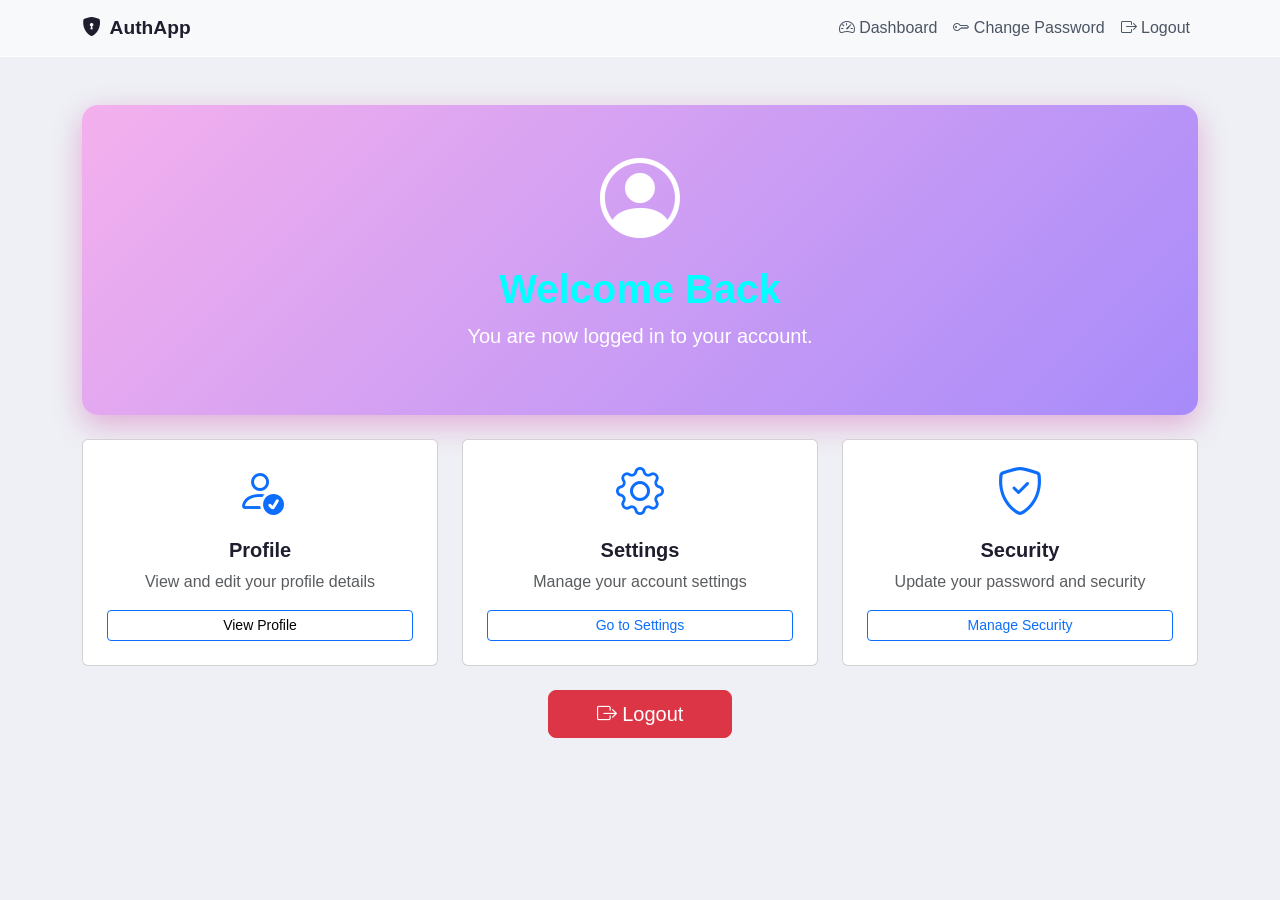
<file: dashboard.html>
<!DOCTYPE html>
<html lang="en">
<head>
    <meta charset="UTF-8">
    <meta name="viewport" content="width=device-width, initial-scale=1.0">
    <title>Dashboard</title>


    <link href="https://cdn.jsdelivr.net/npm/bootstrap@5.3.3/dist/css/bootstrap.min.css" rel="stylesheet">


    <link href="https://cdn.jsdelivr.net/npm/bootstrap-icons@1.11.3/font/bootstrap-icons.css" rel="stylesheet">


    <link href="https://fonts.googleapis.com/css2?family=Poppins:wght@400;500;600;700&display=swap" rel="stylesheet">


    <link rel="stylesheet" href="styles.css">
</head>
<body class="dashboard-body">

  <!-- NAVBAR -->
  <nav class="navbar navbar-expand-lg navbar-dark">
    <div class="container">
      <a class="navbar-brand fw-bold" href="dashboard.html">
      <i class="bi bi-shield-lock-fill me-1"></i> AuthApp
      </a>
      <button class="navbar-toggler" type="button" data-bs-toggle="collapse" data-bs-target="#navbarNav">
        <span class="navbar-toggler-icon"></span>
      </button>
      <div class="collapse navbar-collapse" id="navbarNav">
        <div class="navbar-nav ms-auto">
          <a class="nav-link text-white" href="dashboard.html">
            <i class="bi bi-speedometer2"></i> Dashboard
          </a>
          <a class="nav-link text-white" href="forgot-password.html">
            <i class="bi bi-key"></i> Change Password
          </a>
          <a class="nav-link text-white" href="login.html">
            <i class="bi bi-box-arrow-right"></i> Logout
          </a>
        </div>
      </div>
    </div>
  </nav>

<!-- using container to create box  -->
  <div class="container py-5">

    <!-- Welcome Banner -->
    <div class="welcome-banner rounded-4 p-5 mb-4 text-white text-center">
      <i class="bi bi-person-circle display-1"></i>
      <h1 class="fw-bold mt-3" style="color: aqua;">Welcome Back</h1>
      <p class="lead">You are now logged in to your account.</p>
    </div>
  <!--  DASHBOARD CARDS ROW  -->
    <div class="row g-4 mb-4">
      <div class="col-md-4">
        <div class="card dashboard-card text-center p-4 h-100">
          <i class="bi bi-person-check display-5 text-primary mb-3"></i>
          <h5 class="fw-bold">Profile</h5>
             <!-- Card Description -->
          <p class="text-muted">View and edit your profile details</p>
          <a href="" class="btn btn-outline-primary btn-sm mt-auto" style="color: black;">View Profile</a>
        </div>
      </div>
            <!-- Card 2: Settings -->
      <div class="col-md-4">
        <div class="card dashboard-card text-center p-4 h-100">
          <i class="bi bi-gear display-5 text-primary mb-3"></i>
          <h5 class="fw-bold">Settings</h5>
          <p class="text-muted">Manage your account settings</p>
          <a href="" class="btn btn-outline-primary btn-sm mt-auto">Go to Settings</a>
        </div>
      </div>
        <!-- Card 3: Security -->
      <div class="col-md-4">
        <div class="card dashboard-card text-center p-4 h-100">
          <i class="bi bi-shield-check display-5 text-primary mb-3" ></i>
          <h5 class="fw-bold">Security </h5>
          <p class="text-muted">Update your password and security</p>
          <a href="forgot-password.html" class="btn btn-outline-primary btn-sm mt-auto">Manage Security</a>
        </div>
      </div>
    </div>

   <!-- ===== END CONTAINER ===== -->
    <div class="text-center mt-4">
      <a href="login.html" class="btn btn-danger btn-lg px-5">
          <!-- importing icon  -->
        <i class="bi bi-box-arrow-right"></i> Logout
      </a>
    </div>

  </div>

  <!-- FOOTER -->
  <footer class="text-center py-3 text-muted small">
  </footer>

  <!-- Bootstrap JS -->
  <script src="https://cdn.jsdelivr.net/npm/bootstrap@5.3.3/dist/js/bootstrap.bundle.min.js"></script>

</body>
</html>
</file>
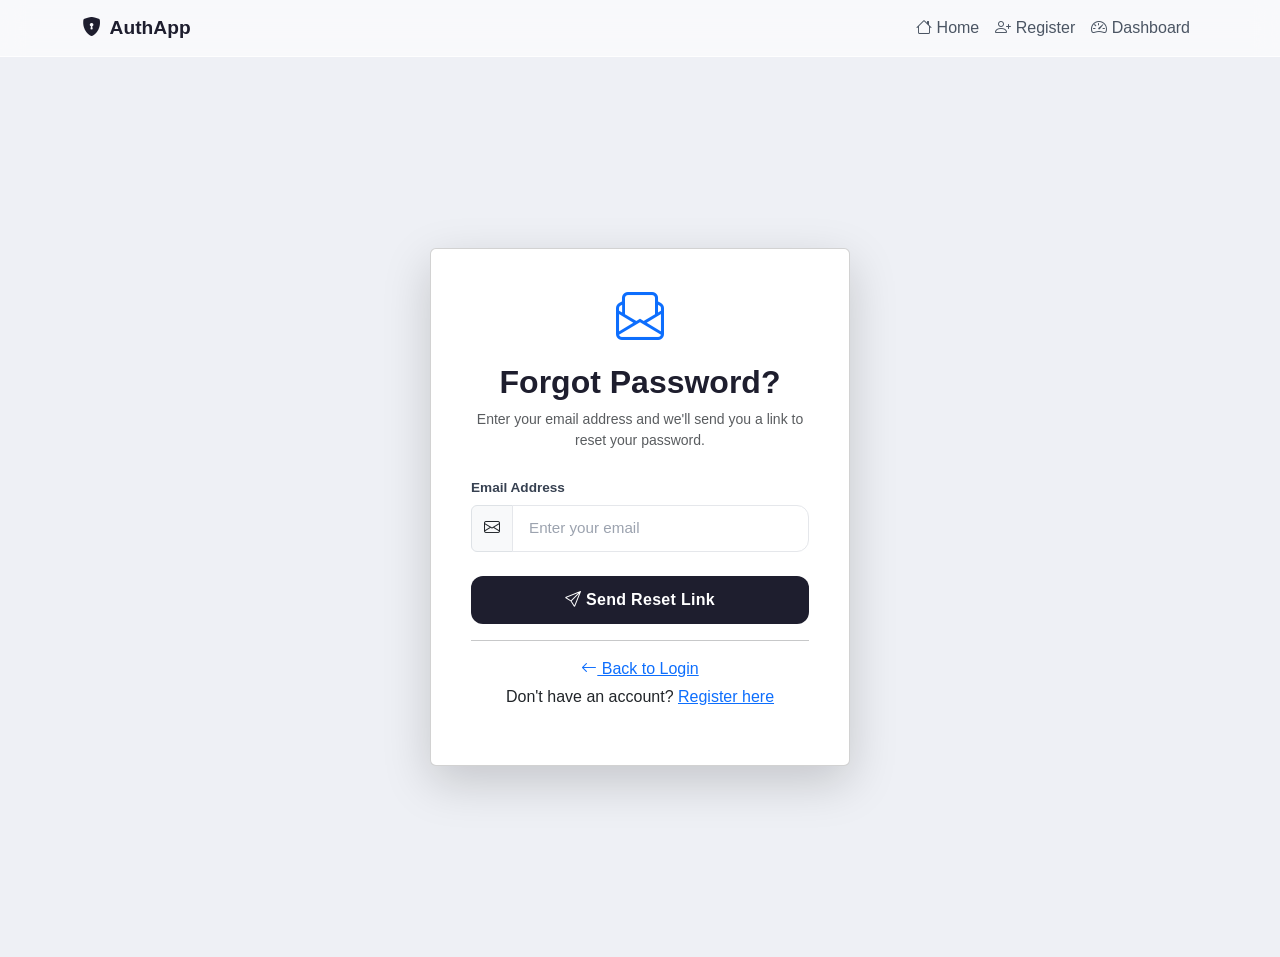
<file: forgot-password.html>
<!DOCTYPE html>
<html lang="en">
<head>
    <meta charset="UTF-8">
    <meta name="viewport" content="width=device-width, initial-scale=1.0">
    <title>Forgot Password</title>

    <!-- Bootstrap 5 CSS -->
    <link href="https://cdn.jsdelivr.net/npm/bootstrap@5.3.3/dist/css/bootstrap.min.css" rel="stylesheet">

    <!-- Bootstrap Icons -->
    <link href="https://cdn.jsdelivr.net/npm/bootstrap-icons@1.11.3/font/bootstrap-icons.css" rel="stylesheet">

    <!-- Google Fonts -->
    <link href="https://fonts.googleapis.com/css2?family=Poppins:wght@400;500;600;700&display=swap" rel="stylesheet">

    <!-- Custom CSS -->
    <link rel="stylesheet" href="styles.css">
</head>
<body>

  <!-- NAVBAR -->
  <nav class="navbar navbar-expand-lg navbar-dark">
    <div class="container">
      <a class="navbar-brand fw-bold" href="login.html">
          <i class="bi bi-shield-lock-fill me-1"></i> AuthApp
      </a>
      <button class="navbar-toggler" type="button" data-bs-toggle="collapse" data-bs-target="#navbarNav">
        <span class="navbar-toggler-icon"></span>
      </button>
      <div class="collapse navbar-collapse" id="navbarNav">
        <div class="navbar-nav ms-auto">
          <a class="nav-link text-white" href="login.html">
            <i class="bi bi-house"></i> Home
          </a>
          <a class="nav-link text-white" href="register.html">
            <i class="bi bi-person-plus"></i> Register
          </a>
          <a class="nav-link text-white" href="dashboard.html">
            <i class="bi bi-speedometer2"></i> Dashboard
          </a>
        </div>
      </div>
    </div>
  </nav>

  <!-- FORGOT PASSWORD CARD -->
  <div class="container d-flex justify-content-center align-items-center min-vh-100">
    <div class="card shadow-lg p-4" style="width: 100%; max-width: 420px;">
      <div class="card-body">

        <!-- Icon at top -->
        <div class="text-center mb-4">
          <div class="icon-circle mx-auto mb-3">
            <i class="bi bi-envelope-paper display-5 text-primary"></i>
          </div>
          <h2 class="fw-bold">Forgot Password?</h2>
          <p class="text-muted small">
            Enter your email address and we'll send you a link to reset your password.
          </p>
        </div>

        <!-- Form -->
        <form method="GET" action="reset-password.html">

          <div class="mb-3">
            <label for="email" class="form-label">Email Address</label>
            <div class="input-group">
              <span class="input-group-text"><i class="bi bi-envelope"></i></span>
              <input type="email" id="email" name="email"
                     class="form-control" placeholder="Enter your email" required>
            </div>
          </div>

          <div class="d-grid mt-4">
            <button type="submit" class="btn btn-primary btn-lg">
              <i class="bi bi-send"></i> Send Reset Link
            </button>
          </div>

        </form>

        <hr>

        <p class="text-center mb-1">
          <a href="login.html">
            <i class="bi bi-arrow-left"></i> Back to Login
          </a>
        </p>
        <p class="text-center">
          Don't have an account? <a href="register.html">Register here</a>
        </p>

      </div>
    </div>
  </div>

  <!-- Bootstrap JS -->
  <script src="https://cdn.jsdelivr.net/npm/bootstrap@5.3.3/dist/js/bootstrap.bundle.min.js"></script>

</body>
</html>
</file>
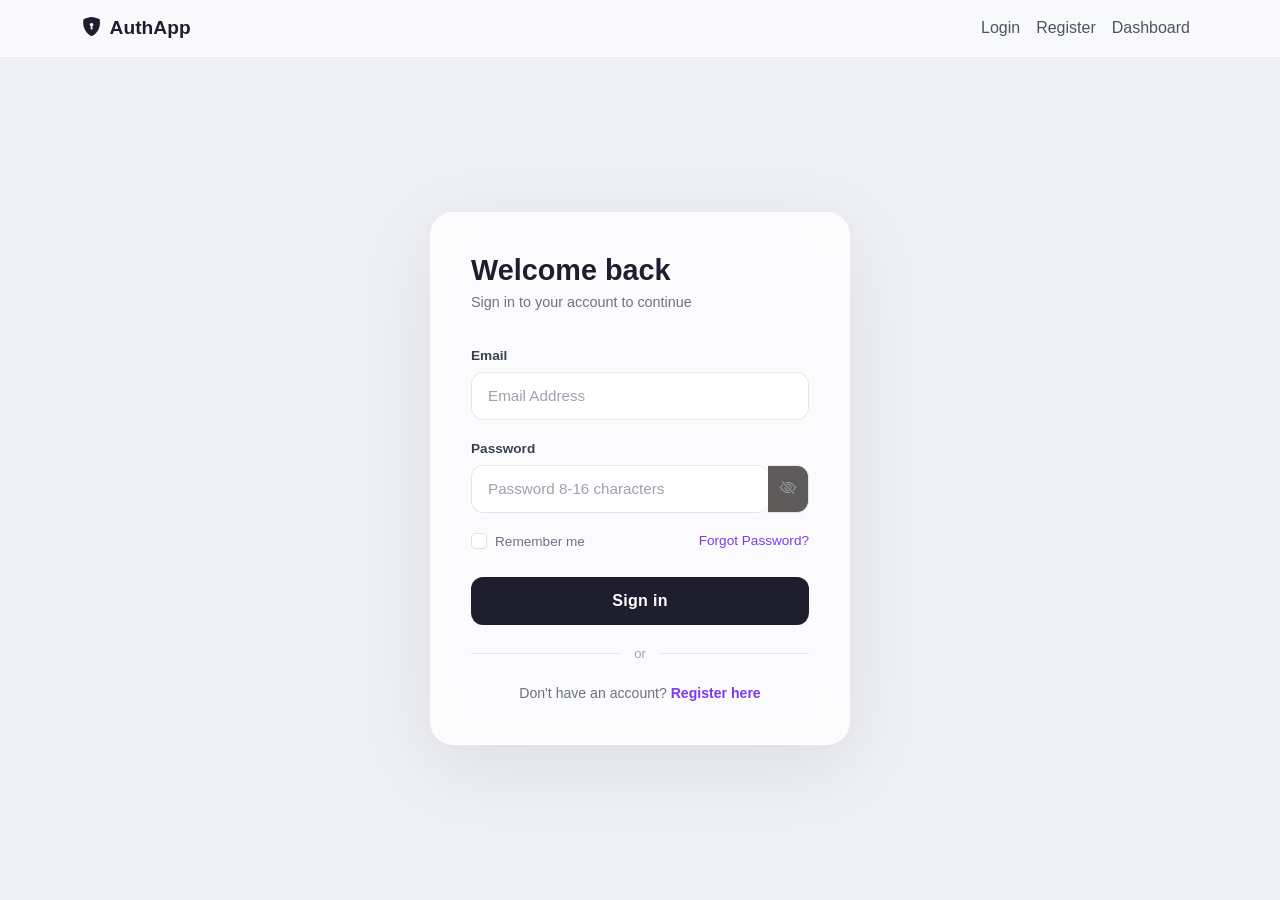
<file: login.html>
<!DOCTYPE html>
<html lang="en">
<head>
    <meta charset="UTF-8">
    <meta name="viewport" content="width=device-width, initial-scale=1.0">
    <title>Login</title>
    <!-- Bootstrap 5 CSS -->
    <link href="https://cdn.jsdelivr.net/npm/bootstrap@5.3.3/dist/css/bootstrap.min.css" rel="stylesheet">

    <!-- Bootstrap Icons -->
    <link href="https://cdn.jsdelivr.net/npm/bootstrap-icons@1.11.3/font/bootstrap-icons.css" rel="stylesheet">

    <!-- Google Fonts -->
    <link href="https://fonts.googleapis.com/css2?family=Poppins:wght@400;500;600;700&display=swap" rel="stylesheet">

    <!-- Custom CSS -->
    <link rel="stylesheet" href="styles.css">
</head>
<body>
 <script src="https://cdn.jsdelivr.net/npm/bootstrap@5.3.8/dist/js/bootstrap.bundle.min.js" integrity="sha384-FKyoEForCGlyvwx9Hj09JcYn3nv7wiPVlz7YYwJrWVcXK/BmnVDxM+D2scQbITxI" crossorigin="anonymous"></script>
   <!-- NAVBAR -->
  <nav class="navbar navbar-expand-lg">
    <div class="container">
      <a class="navbar-brand fw-bold" href="login.html">
        <i class="bi bi-shield-lock-fill me-1"></i> AuthApp
      </a>
      <button class="navbar-toggler" type="button" data-bs-toggle="collapse" data-bs-target="#navbarNav">
        <span class="navbar-toggler-icon"></span>
      </button>
      <div class="collapse navbar-collapse" id="navbarNav">
        <div class="navbar-nav ms-auto">
          <a class="nav-link" href="login.html">Login</a>
          <a class="nav-link" href="register.html">Register</a>
          <a class="nav-link" href="dashboard.html">Dashboard</a>
        </div>
      </div>
    </div>
  </nav>

  <!-- LOGIN CARD -->
  <div class="login-wrapper">
    <div class="login-card">

      <h2>Welcome back</h2>
      <p class="subtitle">Sign in to your account to continue</p>

      <form method="POST" action="#">

        <div class="mb-3">
          <label for="email" class="form-label">Email</label>
          <input type="email" id="email" name="email"
                 class="form-control" placeholder="Email Address" required>
        </div>

        <div class="mb-3">
          <label for="password" class="form-label">Password</label>
          <div class="input-group">
            <input type="password" id="password" name="password"
                   class="form-control" placeholder="Password 8-16 characters"
                   style="border-radius:12px; border-right: none;" required>
            <button class="btn" type="button" id="togglePwd"
                    style="border: 1.5px solid #e5e7eb; border-left:none; border-radius:0 12px 12px 0; background:rgba(56, 51, 51, 0.8);">
              <i class="bi bi-eye-slash" id="eyeIcon" style="color:#9ca3af"></i>
            </button>
          </div>
        </div>

        <div class="remember-row">
          <div class="form-check">
            <input class="form-check-input" type="checkbox" id="remember">
            <label class="form-check-label" for="remember">Remember me</label>
          </div>
          <a href="forgot-password.html" class="forgot-link">Forgot Password?</a>
        </div>

        <button type="submit" class="btn-signin">Sign in</button>

      </form>

      <div class="divider">or</div>

      <div class="bottom-text">
        Don't have an account? <a href="register.html">Register here</a>
      </div>

    </div>
  </div>
   <!-- Bootstrap JS -->
  <script src="https://cdn.jsdelivr.net/npm/bootstrap@5.3.3/dist/js/bootstrap.bundle.min.js"></script>

<!-- toggle password -->
  <script>
    document.getElementById('togglePwd').addEventListener('click', function () {
      const pwd = document.getElementById('password');
      const icon = document.getElementById('eyeIcon');
      if (pwd.type === 'password') {
        pwd.type = 'text';
        icon.classList.replace('bi-eye-slash', 'bi-eye');
      } else {
        pwd.type = 'password';
        icon.classList.replace('bi-eye', 'bi-eye-slash');
      }
    });
  </script>

</body>
</html>
</file>
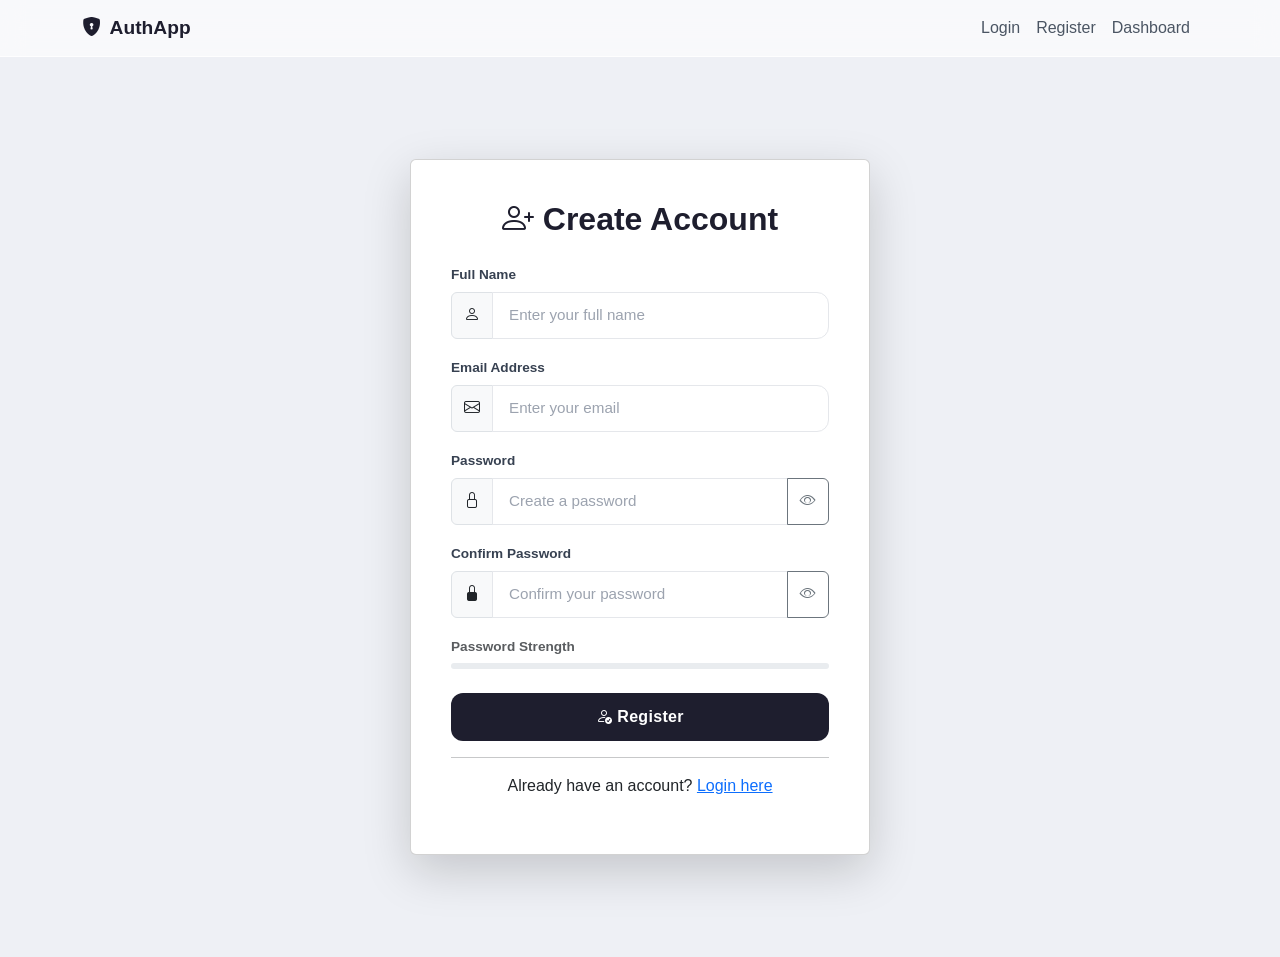
<file: register.html>
<!DOCTYPE html>
<html lang="en">
<head>
    <meta charset="UTF-8">
    <meta name="viewport" content="width=device-width, initial-scale=1.0">
    <title>Create Account</title>


    <link href="https://cdn.jsdelivr.net/npm/bootstrap@5.3.3/dist/css/bootstrap.min.css" rel="stylesheet">


    <link href="https://cdn.jsdelivr.net/npm/bootstrap-icons@1.11.3/font/bootstrap-icons.css" rel="stylesheet">


    <link href="https://fonts.googleapis.com/css2?family=Poppins:wght@400;500;600;700&display=swap" rel="stylesheet">

  
    <link rel="stylesheet" href="styles.css">
</head>
<body>

  <!-- NAVBAR -->
  <nav class="navbar navbar-expand-lg navbar-dark">
    <div class="container">
      <a class="navbar-brand fw-bold" href="login.html">
     <i class="bi bi-shield-lock-fill me-1"></i> AuthApp
      </a>
      <div class="navbar-nav ms-auto">
        <a class="nav-link text-white" href="login.html">Login</a>
        <a class="nav-link text-white" href="register.html">Register</a>
        <a class="nav-link text-white" href="dashboard.html">Dashboard</a>
      </div>
    </div>
  </nav>

    <!--  creating box using flex-box -->
  <div class="container d-flex justify-content-center align-items-center min-vh-100 py-5">
    <div class="card shadow-lg p-4" style="width: 100%; max-width: 460px;">
      <div class="card-body">

        <h2 class="card-title text-center mb-4 fw-bold">
            <!--  used to import  logo using bootstrap -->
          <i class="bi bi-person-plus"></i> Create Account
        </h2>

        <form method="POST" action="#">

          <!-- Name -->
          <div class="mb-3">
            <label for="name" class="form-label">Full Name</label>
            <div class="input-group">
              <span class="input-group-text"><i class="bi bi-person"></i></span>
              <input type="text" id="name" name="name"
                     class="form-control" placeholder="Enter your full name" required>
            </div>
          </div>

          <!-- Email -->
          <div class="mb-3">
            <label for="email" class="form-label">Email Address</label>
            <div class="input-group">
              <span class="input-group-text"><i class="bi bi-envelope"></i></span>
              <input type="email" id="email" name="email"
                     class="form-control" placeholder="Enter your email" required>
            </div>
          </div>

          <!-- Password -->
          <div class="mb-3">
            <label for="password" class="form-label">Password</label>
            <div class="input-group">
              <span class="input-group-text"><i class="bi bi-lock"></i></span>
              <input type="password" id="password" name="password"
                     class="form-control" placeholder="Create a password" required>
              <button class="btn btn-outline-secondary" type="button" id="togglePassword">
                <i class="bi bi-eye" id="eyeIcon"></i>
              </button>
            </div>
          </div>

          <!-- Confirm Password -->
          <div class="mb-3">
            <label for="confirm_password" class="form-label">Confirm Password</label>
            <div class="input-group">
              <span class="input-group-text"><i class="bi bi-lock-fill"></i></span>
              <input type="password" id="confirm_password" name="confirm_password"
                     class="form-control" placeholder="Confirm your password" required>
              <button class="btn btn-outline-secondary" type="button" id="toggleConfirm">
                <i class="bi bi-eye" id="eyeIconConfirm"></i>
              </button>
            </div>
          </div>

          <!-- Password Strength -->
          <div class="mb-3">
            <label class="form-label small text-muted">Password Strength</label>
            <div class="progress" style="height: 6px;">
              <div class="progress-bar" id="strengthBar"
                   role="progressbar" style="width: 0%"></div>
            </div>
            <small id="strengthText" class="text-muted"></small>
          </div>

          <div class="d-grid mt-4">
            <button type="submit" class="btn btn-primary btn-lg">
              <i class="bi bi-person-check"></i> Register
            </button>
          </div>

        </form>

        <hr>
        <p class="text-center">
          Already have an account? <a href="login.html">Login here</a>
        </p>

      </div>
    </div>
  </div>

  <!-- Bootstrap JS -->
  <script src="https://cdn.jsdelivr.net/npm/bootstrap@5.3.3/dist/js/bootstrap.bundle.min.js"></script>

  <script>
    // Password 
      // toggle password
      
    document.getElementById('togglePassword').addEventListener('click', function () {
      const pwd = document.getElementById('password');
      const icon = document.getElementById('eyeIcon');
      if (pwd.type === 'password') {
        pwd.type = 'text';
        icon.classList.replace('bi-eye', 'bi-eye-slash');
      } else {
        pwd.type = 'password';
        icon.classList.replace('bi-eye-slash', 'bi-eye');
      }
    });

  </script>

</body>
</html>
</file>
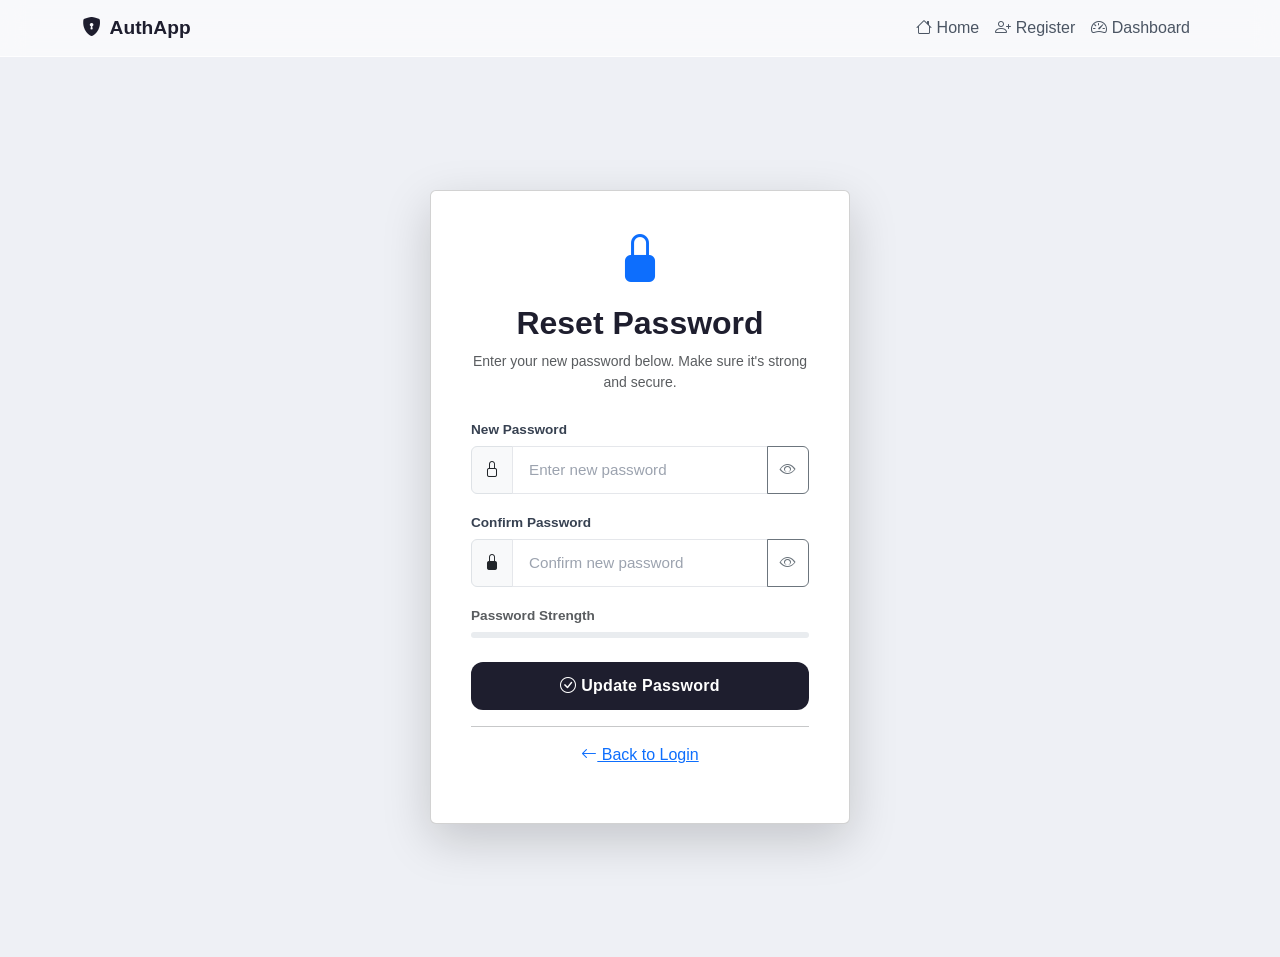
<file: reset-password.html>
<!DOCTYPE html>
<html lang="en">
<head>
    <meta charset="UTF-8">
    <meta name="viewport" content="width=device-width, initial-scale=1.0">
    <title>Reset Password</title>

<!-- Bootstrap 5 link  -->
    <link href="https://cdn.jsdelivr.net/npm/bootstrap@5.3.3/dist/css/bootstrap.min.css" rel="stylesheet">


    <link href="https://cdn.jsdelivr.net/npm/bootstrap-icons@1.11.3/font/bootstrap-icons.css" rel="stylesheet">


    <link href="https://fonts.googleapis.com/css2?family=Poppins:wght@400;500;600;700&display=swap" rel="stylesheet">


    <link rel="stylesheet" href="styles.css">
</head>
<body>

<!-- navigation bar  -->
  <nav class="navbar navbar-expand-lg navbar-dark">
    <div class="container">
      <a class="navbar-brand fw-bold" href="login.html">
   <i class="bi bi-shield-lock-fill me-1"></i> AuthApp
      </a>
      <button class="navbar-toggler" type="button" data-bs-toggle="collapse" data-bs-target="#navbarNav">
        <span class="navbar-toggler-icon"></span>
      </button>
      <div class="collapse navbar-collapse" id="navbarNav">
        <div class="navbar-nav ms-auto">
          <a class="nav-link text-white" href="login.html">
            <i class="bi bi-house"></i> Home
          </a>
          <a class="nav-link text-white" href="register.html">
            <i class="bi bi-person-plus"></i> Register
          </a>
          <a class="nav-link text-white" href="dashboard.html">
            <i class="bi bi-speedometer2"></i> Dashboard
          </a>
        </div>
      </div>
    </div>
  </nav>

<!-- creating container   -->
  <div class="container d-flex justify-content-center align-items-center min-vh-100">
    <div class="card shadow-lg p-4" style="width: 100%; max-width: 420px;">
      <div class="card-body">

        <!-- Icon at top -->
        <div class="text-center mb-4">
          <div class="icon-circle mx-auto mb-3">
            <i class="bi bi-lock-fill display-5 text-primary"></i>
          </div>
          <h2 class="fw-bold">Reset Password</h2>
          <p class="text-muted small">
            Enter your new password below. Make sure it's strong and secure.
          </p>
        </div>

<form method="GET" action="login.html">

    <!-- create new password  -->
          <div class="mb-3">
            <label for="new_password" class="form-label">New Password</label>
            <div class="input-group">
              <span class="input-group-text"><i class="bi bi-lock"></i></span>
              <input type="password" id="new_password" name="new_password"
                     class="form-control" placeholder="Enter new password" required>
              <button class="btn btn-outline-secondary" type="button" id="toggleNew">
                <i class="bi bi-eye" id="eyeNew"></i>
              </button>
            </div>
          </div>
<!-- confirming new password  -->
    
          <div class="mb-3">
            <label for="confirm_password" class="form-label">Confirm Password</label>
            <div class="input-group">
              <span class="input-group-text"><i class="bi bi-lock-fill"></i></span>
              <input type="password" id="confirm_password" name="confirm_password"
                     class="form-control" placeholder="Confirm new password" required>
              <button class="btn btn-outline-secondary" type="button" id="toggleConfirm">
                <i class="bi bi-eye" id="eyeConfirm"></i>
              </button>
            </div>
          </div>

      
          <small id="matchMessage" class="d-block mb-3"></small>
<!-- pasword strength ui  -->

          <div class="mb-3">
            <label class="form-label small text-muted">Password Strength</label>
            <div class="progress" style="height: 6px;">
              <div class="progress-bar" id="strengthBar"
                   role="progressbar" style="width: 0%"></div>
            </div>
            <small id="strengthText" class="text-muted"></small>
          </div>

          <div class="d-grid mt-4">
            <button type="submit" class="btn btn-primary btn-lg" id="submitBtn">
              <i class="bi bi-check-circle"></i> Update Password
            </button>
          </div>

        </form>

        <hr>
        <p class="text-center">
          <a href="login.html">
            <i class="bi bi-arrow-left"></i> Back to Login
          </a>
        </p>

      </div>
    </div>
  </div>

<!-- Bootstrap JS -->
  <script src="https://cdn.jsdelivr.net/npm/bootstrap@5.3.3/dist/js/bootstrap.bundle.min.js"></script>

 
</body>
</html>
</file>
<file: styles.css>
* { font-family: 'DM Sans', sans-serif; }

        body {
            background: #eef0f5;
            min-height: 100vh;
            display: flex;
            flex-direction: column;
        }

  
        .blob-wrap {
            position: fixed;
            inset: 0;
            z-index: 0;
            overflow: hidden;
            pointer-events: none;
        }

        .blob {
            position: absolute;
            border-radius: 50%;
            filter: blur(80px);
            opacity: 0.45;
        }

        .blob-1 {
            width: 420px; height: 420px;
            background: #f9a8d4;
            top: -80px; left: -80px;
        }

        .blob-2 {
            width: 380px; height: 380px;
            background: #93c5fd;
            bottom: -60px; right: 30%;
        }

        .blob-3 {
            width: 300px; height: 300px;
            background: #c4b5fd;
            top: 30%; right: -60px;
        }

        .blob-4 {
            width: 250px; height: 250px;
            background: #fbcfe8;
            bottom: 10%; left: 20%;
        }

        /* Navbar */
        .navbar {
            background: rgba(255,255,255,0.6) !important;
            backdrop-filter: blur(12px);
            border-bottom: 1px solid rgba(255,255,255,0.8);
            z-index: 10;
        }

        .navbar-brand {
            color: #1e1e2e !important;
            font-weight: 700;
            font-size: 1.2rem;
        }

        .nav-link {
            color: #4b5563 !important;
            font-weight: 500;
            transition: color 0.2s;
        }

        .nav-link:hover { color: #7c3aed !important; }

        /* Main wrapper */
        .login-wrapper {
            flex: 1;
            display: flex;
            align-items: center;
            justify-content: center;
            padding: 2rem 1rem;
            position: relative;
            z-index: 1;
        }

        /* Card */
        .login-card {
            background: rgba(255,255,255,0.75);
            backdrop-filter: blur(20px);
            border: 1px solid rgba(255,255,255,0.9);
            border-radius: 24px;
            box-shadow: 0 20px 80px rgba(0, 0, 0, 0.08);
            padding: 2.5rem;
            width: 100%;
            max-width: 420px;
        }

        .login-card h2 {
            font-size: 1.8rem;
            font-weight: 700;
            color: #1e1e2e;
            margin-bottom: 0.3rem;
        }

        .login-card .subtitle {
            color: #6b7280;
            font-size: 0.9rem;
            margin-bottom: 1.8rem;
        }


        .form-label {
            font-weight: 600;
            font-size: 0.85rem;
            color: #374151;
            margin-bottom: 0.4rem;
        }

        .form-control {
            background: rgba(255,255,255,0.8);
            border: 1.5px solid #e5e7eb;
            border-radius: 12px;
            padding: 0.7rem 1rem;
            font-size: 0.95rem;
            color: #1e1e2e;
            transition: all 0.2s;
        }

        .form-control:focus {
            background: #fff;
            border-color: #a78bfa;
            box-shadow: 0 0 0 3px rgba(167,139,250,0.15);
            outline: none;
        }

        .form-control::placeholder { color: #9ca3af; }

        /* Sign in button */
        .btn-signin {
            background: #1e1e2e;
            color: #fff;
            border: none;
            border-radius: 12px;
            padding: 0.75rem;
            font-weight: 600;
            font-size: 1rem;
            width: 100%;
            transition: all 0.25s;
            letter-spacing: 0.3px;
        }

        .btn-signin:hover {
            background: #2d2d44;
            transform: translateY(-2px);
            box-shadow: 0 8px 20px rgba(30,30,46,0.25);
            color: #fff;
        }


        .divider {
            display: flex;
            align-items: center;
            gap: 0.8rem;
            margin: 1.2rem 0;
            color: #9ca3af;
            font-size: 0.82rem;
        }

        .divider::before,
        .divider::after {
            content: '';
            flex: 1;
            height: 1px;
            background: #e5e7eb;
        }


        .forgot-link {
            color: #7c3aed;
            font-size: 0.85rem;
            text-decoration: none;
            font-weight: 500;
        }

        .forgot-link:hover { color: #6d28d9; text-decoration: underline; }

        .bottom-text {
            text-align: center;
            font-size: 0.88rem;
            color: #6b7280;
            margin-top: 1.2rem;
        }

        .bottom-text a {
            color: #7c3aed;
            font-weight: 600;
            text-decoration: none;
        }

        .bottom-text a:hover { text-decoration: underline; }

        .remember-row {
            display: flex;
            justify-content: space-between;
            align-items: center;
            flex-wrap: wrap;
            gap: 0.75rem;
            margin-bottom: 1.4rem;
        }

        .form-check-input:checked {
            background-color: #7c3aed;
            border-color: #7c3aed;
        }

        .form-check-label {
            font-size: 0.85rem;
            color: #6b7280;
        }

        /* Responsive tweaks */
        @media (max-width: 768px) {
            .login-wrapper {
                padding: 1.5rem 1rem;
            }

            .login-card {
                padding: 2rem 1.6rem;
                max-width: 420px;
            }

            .remember-row {
                justify-content: flex-start;
            }
        }

        @media (max-width: 480px) {
            .login-card {
                padding: 1.6rem 1.2rem;
            }

            .login-card h2 {
                font-size: 1.5rem;
            }

            .login-card {
                width: min(95%, 420px);
            }

            .input-group .btn {
                padding: 0.65rem 0.9rem;
            }
        }

        .btn.btn-primary.btn-lg {
            background: #1e1e2e;
            color: #fff;
            border: none;
            border-radius: 12px;
            padding: 0.75rem;
            font-weight: 600;
            font-size: 1rem;
            width: 100%;
            transition: all 0.25s;
            letter-spacing: 0.3px;
        }
        .welcome-banner {
  background: linear-gradient(135deg, #f4b0ed 0%, #a78bfa 100%);
  box-shadow: 0 10px 30px rgba(192, 18, 139, 0.3);
  color: #ffffff !important;
}
.fw-bold{
color: #1e1e2e;

}
</file>
